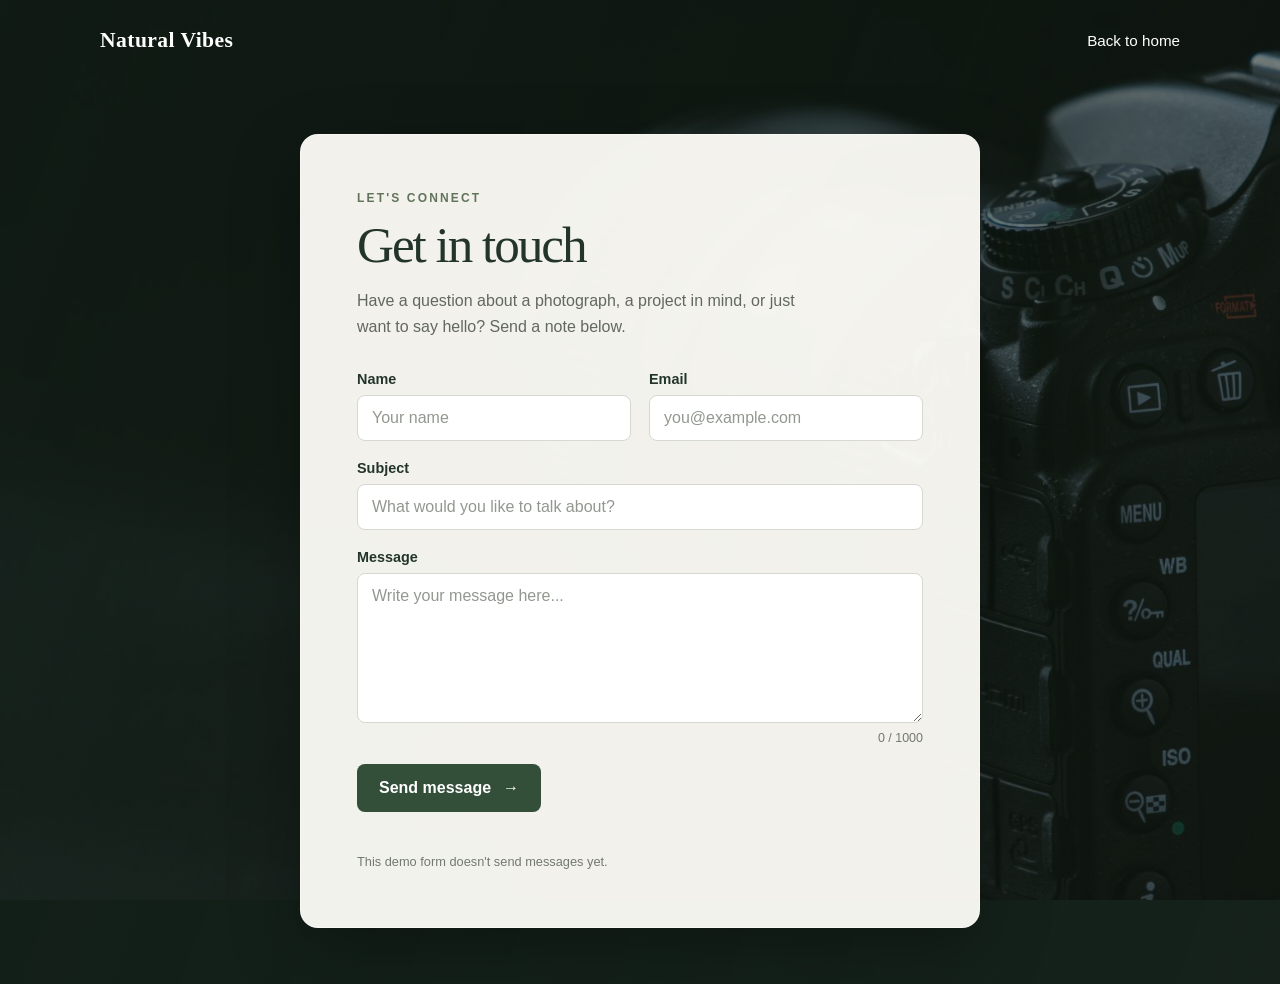
<file: contact.html>
<!DOCTYPE html>
<html lang="en">
<head>
    <meta charset="UTF-8">
    <meta name="viewport" content="width=device-width, initial-scale=1.0">
    <meta name="description" content="Get in touch with Natural Vibes about photography, prints, and collaborations.">
    <title>Contact | Natural Vibes</title>
    <link rel="stylesheet" href="contact.css">
    <script src="contact.js" defer></script>
</head>
<body>
    <main class="contact-page">
        <header class="site-header">
            <a class="brand" href="index.html">Natural Vibes</a>
            <a class="home-link" href="index.html">Back to home</a>
        </header>

        <section class="contact-card" aria-labelledby="contact-title">
            <p class="eyebrow">LET'S CONNECT</p>
            <h1 id="contact-title">Get in touch</h1>
            <p class="intro">Have a question about a photograph, a project in mind, or just want to say hello? Send a note below.</p>

            <form id="contact-form">
                <div class="field-row">
                    <div class="form-field">
                        <label for="name">Name</label>
                        <input id="name" name="name" type="text" autocomplete="name" placeholder="Your name" required>
                    </div>
                    <div class="form-field">
                        <label for="email">Email</label>
                        <input id="email" name="email" type="email" autocomplete="email" placeholder="you@example.com" required>
                    </div>
                </div>

                <div class="form-field">
                    <label for="subject">Subject</label>
                    <input id="subject" name="subject" type="text" placeholder="What would you like to talk about?" required>
                </div>

                <div class="form-field">
                    <label for="message">Message</label>
                    <textarea id="message" name="message" rows="6" maxlength="1000" placeholder="Write your message here..." required></textarea>
                    <span class="character-count" id="character-count">0 / 1000</span>
                </div>

                <button type="submit">Send message <span aria-hidden="true">&rarr;</span></button>
                <p class="form-status" id="form-status" role="status" aria-live="polite"></p>
                <p class="form-note">This demo form doesn't send messages yet.</p>
            </form>
        </section>
    </main>
</body>
</html>
</file>
<file: contact.css>
:root {
    color-scheme: light;
    font-family: "Segoe UI", Arial, sans-serif;
    color: #23352b;
    background: #18251e;
}

* {
    box-sizing: border-box;
}

body {
    min-width: 320px;
    min-height: 100vh;
    margin: 0;
    background:
        linear-gradient(110deg, rgba(16, 29, 22, 0.82), rgba(16, 29, 22, 0.42)),
        url("photo.jpg") center / cover fixed;
}

.contact-page {
    width: min(100% - 40px, 1080px);
    min-height: 100vh;
    margin: 0 auto;
    padding: 28px 0 56px;
}

.site-header {
    display: flex;
    align-items: center;
    justify-content: space-between;
    gap: 20px;
    color: #fff;
}

.brand {
    color: inherit;
    font-family: Georgia, serif;
    font-size: 1.35rem;
    font-weight: 700;
    letter-spacing: 0.02em;
    text-decoration: none;
}

.home-link {
    color: inherit;
    font-size: 0.95rem;
    text-decoration: none;
}

.home-link:hover,
.home-link:focus-visible {
    text-decoration: underline;
    text-underline-offset: 4px;
}

.contact-card {
    width: min(100%, 680px);
    margin: clamp(42px, 9vh, 88px) auto 0;
    padding: clamp(28px, 6vw, 56px);
    border: 1px solid rgba(255, 255, 255, 0.45);
    border-radius: 18px;
    background: rgba(250, 249, 244, 0.97);
    box-shadow: 0 24px 70px rgba(0, 0, 0, 0.28);
}

.eyebrow {
    margin: 0 0 10px;
    color: #61745b;
    font-size: 0.75rem;
    font-weight: 700;
    letter-spacing: 0.18em;
}

h1 {
    margin: 0;
    font-family: Georgia, serif;
    font-size: clamp(2.2rem, 6vw, 3.2rem);
    font-weight: 500;
    letter-spacing: -0.04em;
}

.intro {
    max-width: 52ch;
    margin: 14px 0 30px;
    color: #62685f;
    line-height: 1.65;
}

.field-row {
    display: grid;
    grid-template-columns: repeat(2, minmax(0, 1fr));
    gap: 18px;
}

.form-field {
    display: flex;
    flex-direction: column;
    gap: 8px;
    margin-bottom: 19px;
}

label {
    font-size: 0.9rem;
    font-weight: 650;
}

input,
textarea {
    width: 100%;
    padding: 13px 14px;
    border: 1px solid #d5d9d1;
    border-radius: 8px;
    background: #fff;
    color: #23352b;
    font: inherit;
    transition: border-color 160ms ease, box-shadow 160ms ease;
}

textarea {
    min-height: 150px;
    resize: vertical;
}

input::placeholder,
textarea::placeholder {
    color: #92988f;
}

input:focus,
textarea:focus {
    border-color: #58744e;
    outline: none;
    box-shadow: 0 0 0 3px rgba(88, 116, 78, 0.16);
}

.character-count {
    align-self: flex-end;
    color: #73796f;
    font-size: 0.78rem;
}

button {
    display: inline-flex;
    min-height: 48px;
    align-items: center;
    justify-content: center;
    gap: 12px;
    padding: 0 22px;
    border: 0;
    border-radius: 8px;
    background: #334e39;
    color: #fff;
    cursor: pointer;
    font: inherit;
    font-weight: 650;
    transition: background-color 160ms ease, transform 160ms ease;
}

button:hover {
    transform: translateY(-1px);
    background: #263d2d;
}

button:focus-visible {
    outline: 3px solid #78916e;
    outline-offset: 3px;
}

.form-status {
    min-height: 1.4em;
    margin: 15px 0 0;
    color: #334e39;
    font-size: 0.9rem;
    line-height: 1.5;
}

.form-note {
    margin: 5px 0 0;
    color: #73796f;
    font-size: 0.8rem;
    line-height: 1.5;
}

@media (max-width: 560px) {
    .contact-page {
        width: min(100% - 28px, 1080px);
        padding-top: 20px;
    }

    .field-row {
        grid-template-columns: 1fr;
        gap: 0;
    }

    .contact-card {
        margin-top: 42px;
    }
}

@media (prefers-reduced-motion: reduce) {
    *,
    *::before,
    *::after {
        scroll-behavior: auto !important;
        transition-duration: 0.01ms !important;
    }
}
</file>
